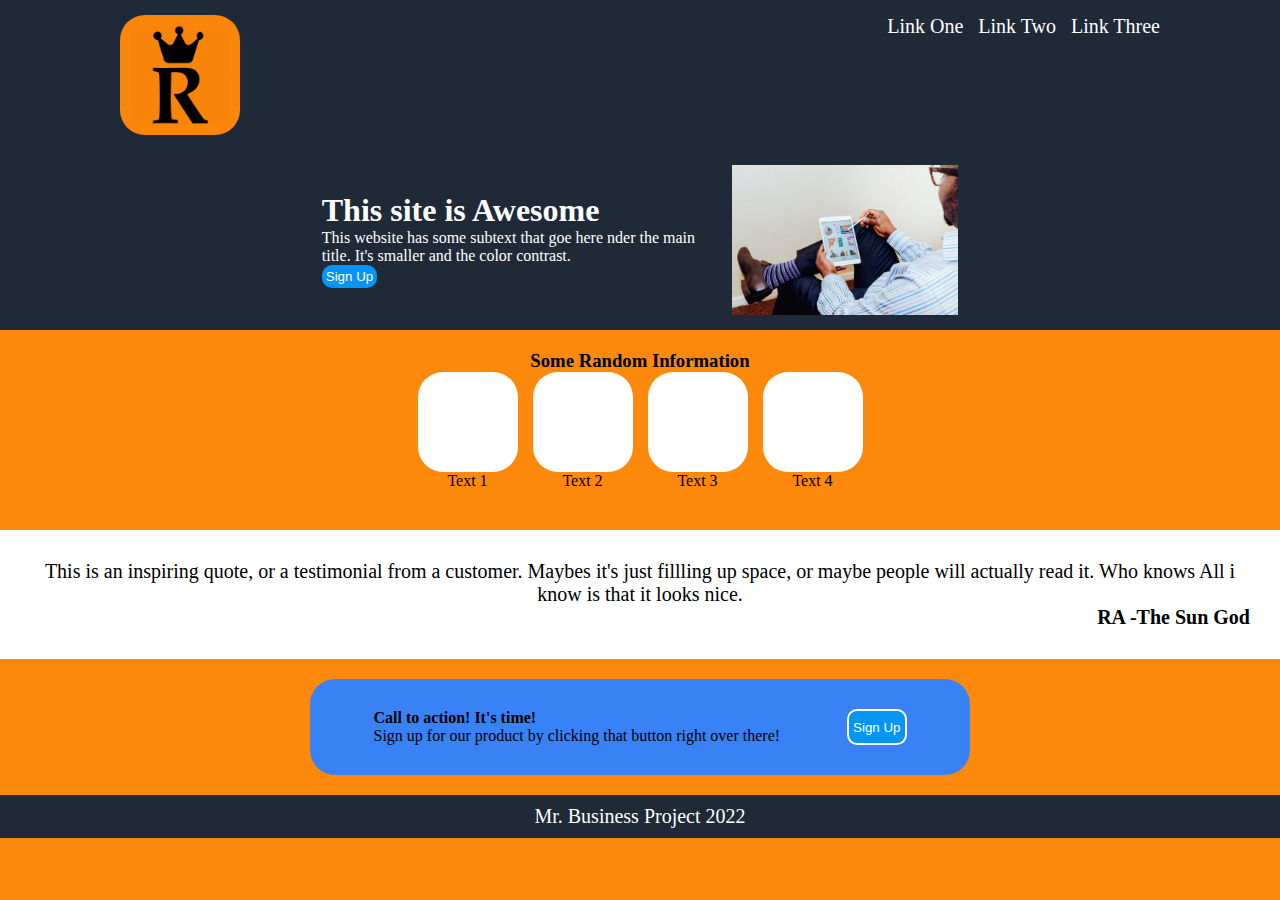
<file: index.html>
<!DOCTYPE html>
<html lang="en">
<head>
    <meta charset="UTF-8">
    <meta http-equiv="X-UA-Compatible" content="IE=edge">
    <meta name="viewport" content="width=device-width, initial-scale=1.0">
    <title>Business Landing Page</title>
    <link rel="stylesheet" href="styles.css">
</head>
<body>
    <div class="header">
        <img src="r-icon-16.png" alt="r-icon-16" id="logo">
        <ul><!--add link to other pages here-->
            <li><a href="">Link One</a> </li>
            <li><a href="">Link Two</a>  </li>
            <li><a href="">Link Three</a>  </li>
      </ul>
    </div>

    <div class="page"><!--Make page bleach white or cream-->
 <div class="box1"><!--flex w/ row-->
    <div class="box1a"> <h1> This site is Awesome</h1> <p>This website has some subtext that goe here nder the main title. It's smaller and the color contrast.</p> 
    <button class="signup">Sign Up</button></div>
    <img src="adeolu-eletu-unRkg2jH1j0-unsplash.jpg" alt="Business Photo by Adeolu Eletu"> 
  </div>

 <div class="box2"><!--flex w/column-->
     <div><h3>Some Random Information</h3></div>
     <div class="box2a">
        <div> <div class="bluebox"> </div><p id="bluetext"> Text 1</p> </div>
        <div> <div class="bluebox"> </div><p id="bluetext"> Text 2</p> </div>
        <div> <div class="bluebox"> </div><p id="bluetext"> Text 3</p> </div>
        <div> <div class="bluebox"> </div><p id="bluetext"> Text 4</p> </div>
     </div>
 </div>

 <div class="box3"><!--flex w/column-->
  <div><p>This is an inspiring quote, or a testimonial from a customer. Maybes it's just fillling up space, or maybe people will actually read it. Who knows All i know is that it looks nice.</p>
  </div>
    <div class="h4"><h4>RA -The Sun God</h4> </div>
 </div>

  <div class="box4"><!--Need curved blue box and flex row-->
    <div><h4>Call to action! It's time!</h4>
        <p>Sign up for our product by clicking that button right over there!</p>
     </div>
        <button class="signup2">Sign Up</button> 
  </div>

  </div><!--PageEnd-->

    <div class="footer">Mr. Business Project 2022</div>

</body>
</html>
</file>
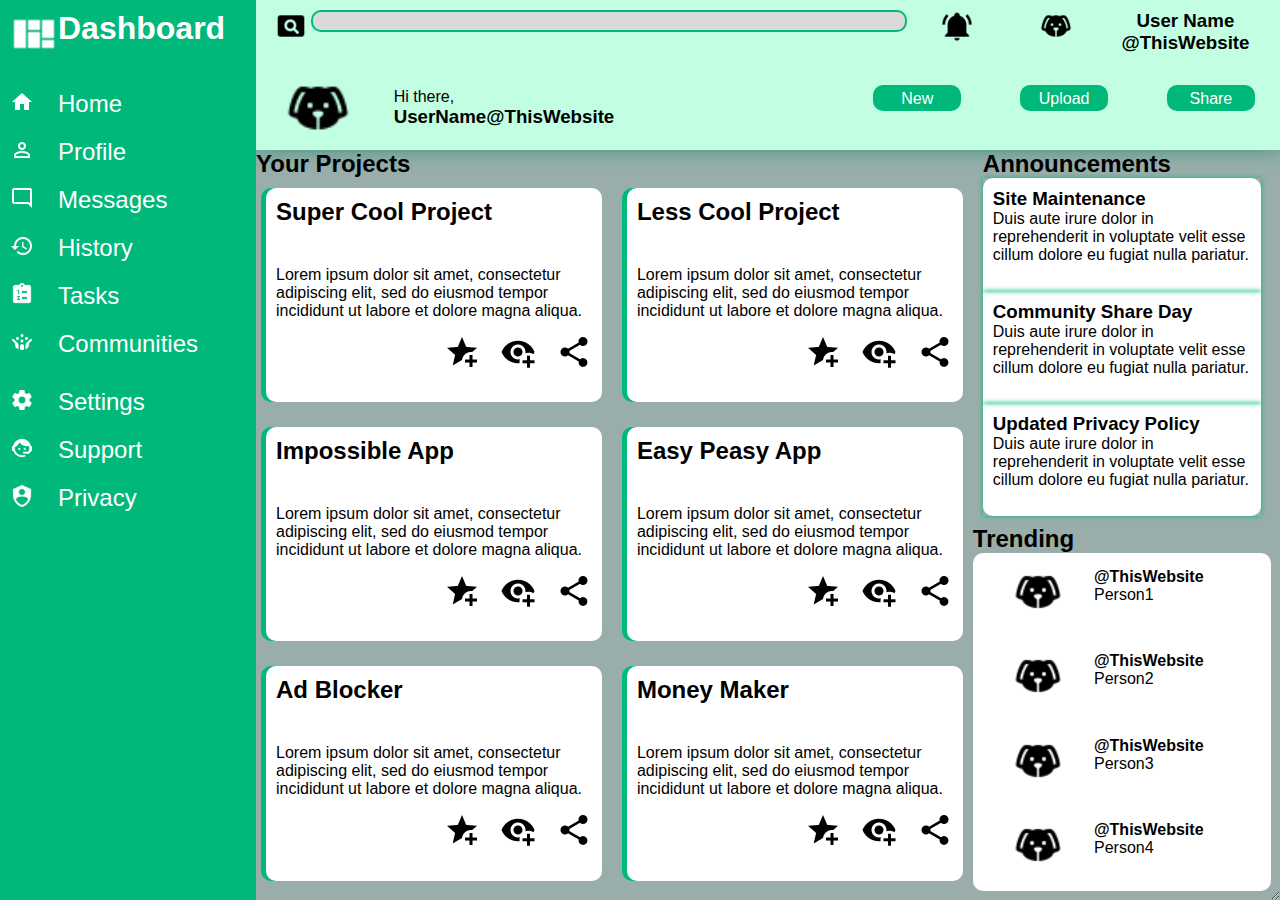
<file: AdminDashboard/index.html>
<!DOCTYPE html>
<html lang="en">
<head>
    <meta charset="UTF-8">
    <meta http-equiv="X-UA-Compatible" content="IE=edge">
    <meta name="viewport" content="width=device-width, initial-scale=1.0">
    <title>Admin Dashboard</title>
    <link rel="stylesheet" href="admin.css">
</head>
<body>

    <!--Need to update links to show other landing page work in directory. Use js?-->
    <!--Or move each file to own directory 1/29/2023-->
    <div class="container">
        <div class="sidebar">            
            <img src="view-dashboard-variant.png" alt="dashboard" id="dashboard">
            <h1> Dashboard</h1>

                <img src="home.png" alt="home" class="dashButtons">
                <p>Home</p>

                <img src="account-outline.png" alt="profile" class="dashButtons">
                <p>Profile</p>

                <img src="message-reply-outline.png" alt="Messages" class="dashButtons">
                <p>Messages</p>

                <img src="history.png" alt="history" class="dashButtons">
                <p>History</p>
            
                <img src="clipboard-list.png" alt="tasks" class="dashButtons">
                <p>Tasks</p>

                <img src="crowd.png" alt="communities" class="dashButtons">
                <p>Communities</p>

                <img src="cog.png" alt="settings" class="dashButtons settings">
                <p class = "settings">Settings</p>
                
                <img src="face-agent.png" alt="support" class="dashButtons settings">
                <p class = "settings">Support</p>
            
                <img src="shield-account.png" alt="privacy" class="dashButtons settings">
                <p class = "settings">Privacy</p>
        </div>

        <div class="header">
            <div class="rowHeader1">
                <img src="card-search.png" alt="search" class="headerIcons">
                <input type="search" name="search" id="search">
                <img src="bell-ring (1).png" alt="bell" class="headerIcons">
                <img src="dog.png" alt="dog" class="headerIcons">
                <h3>User Name @ThisWebsite</h3>
            </div>
            <div class="rowHeader2">
                <div class="userName">
                <img src="dog.png" alt="dog" class="headerIcons">
                <div><p>Hi there, <h3>UserName@ThisWebsite</h3></p></div>
                    </div>
                <button class="bttnNum">New</button>
                <button class="bttnNum">Upload</button>
                <button class="bttnNum">Share</button>
            </div>

        </div>

        <div class="main-content">
            <div class="YourProjectBox">
                <h2>Your Projects</h2>
                <div class="YourProjects">
                <div class="box">
                    <h2>Super Cool Project</h2>
                    <p>Lorem ipsum dolor sit amet, consectetur adipiscing elit, sed do eiusmod tempor incididunt ut labore et dolore magna aliqua. </p>
                    <div class="projectButtons">
                        <img src="star-plus.png" alt="star"><img src="eye-plus.png" alt="eyes"><img src="share-variant.png" alt="share">
                        </div>
                </div>
                <div class="box">
                    <h2>Less Cool Project</h2>
                    <p>Lorem ipsum dolor sit amet, consectetur adipiscing elit, sed do eiusmod tempor incididunt ut labore et dolore magna aliqua. </p>
                    <div class="projectButtons">
                        <img src="star-plus.png" alt="star"><img src="eye-plus.png" alt="eyes"><img src="share-variant.png" alt="share">
                        </div>
                </div>
                <div class="box">
                    <h2>Impossible App</h2>
                    <p>Lorem ipsum dolor sit amet, consectetur adipiscing elit, sed do eiusmod tempor incididunt ut labore et dolore magna aliqua. </p>
                    <div class="projectButtons">
                        <img src="star-plus.png" alt="star"><img src="eye-plus.png" alt="eyes"><img src="share-variant.png" alt="share">
                        </div>
                </div>
                <div class="box">
                    <h2>Easy Peasy App</h2>
                    <p>Lorem ipsum dolor sit amet, consectetur adipiscing elit, sed do eiusmod tempor incididunt ut labore et dolore magna aliqua. </p>
                    <div class="projectButtons">
                        <img src="star-plus.png" alt="star"><img src="eye-plus.png" alt="eyes"><img src="share-variant.png" alt="share">
                        </div>
                </div>
                <div class="box">
                    <h2>Ad Blocker</h2>
                    <p>Lorem ipsum dolor sit amet, consectetur adipiscing elit, sed do eiusmod tempor incididunt ut labore et dolore magna aliqua. </p>
                    <div class="projectButtons">
                        <img src="star-plus.png" alt="star"><img src="eye-plus.png" alt="eyes"><img src="share-variant.png" alt="share">
                        </div>
                </div>
                <div class="box">
                    <h2>Money Maker</h2>
                    <p>Lorem ipsum dolor sit amet, consectetur adipiscing elit, sed do eiusmod tempor incididunt ut labore et dolore magna aliqua. </p>
                    <div class="projectButtons">
                        <img src="star-plus.png" alt="star"><img src="eye-plus.png" alt="eyes"><img src="share-variant.png" alt="share">
                        </div>
                </div>
                </div><!--End YourProjects-->
            </div>
            
            <div class = sideBox2>
            <div class="AnnouncementsBox">
                <h2>Announcements</h2> 
                <div class = Announcements>
                <div class="announceCard">
                    <h3>Site Maintenance</h3>
                    <p>Duis aute irure dolor in reprehenderit in voluptate velit esse cillum dolore eu fugiat nulla pariatur. </p>
                </div>
                <div class="announceCard">
                    <h3>Community Share Day</h3>
                    <p>Duis aute irure dolor in reprehenderit in voluptate velit esse cillum dolore eu fugiat nulla pariatur. </p>
                </div>
                <div class="announceCard">
                    <h3>Updated Privacy Policy</h3>
                    <p>Duis aute irure dolor in reprehenderit in voluptate velit esse cillum dolore eu fugiat nulla pariatur. </p>
                </div>
                </div>
            </div><!--AnnouncementsBox end-->

              <div class="TrendingBox">
                <h2>Trending</h2>
                <div class="Trending">
                    <img src="dog.png" alt="dog" class="headerIcons">
                    <div><strong>@ThisWebsite</strong><p>Person1</p></div>

                    <img src="dog.png" alt="dog" class="headerIcons">
                    <div><strong>@ThisWebsite</strong><p>Person2</p></div>

                    <img src="dog.png" alt="dog" class="headerIcons">
                    <div><strong>@ThisWebsite</strong><p>Person3</p></div>

                    <img src="dog.png" alt="dog" class="headerIcons">
                    <div><strong>@ThisWebsite</strong><p>Person4</p></div>
                            
                </div>
            </div><!--TrendingBox end class-->
        </div> <!--Sidebox2 End class-->
      </div> <!--End Main Content class-->

    </div> <!--Container-->

    
</body>
</html>
</file>
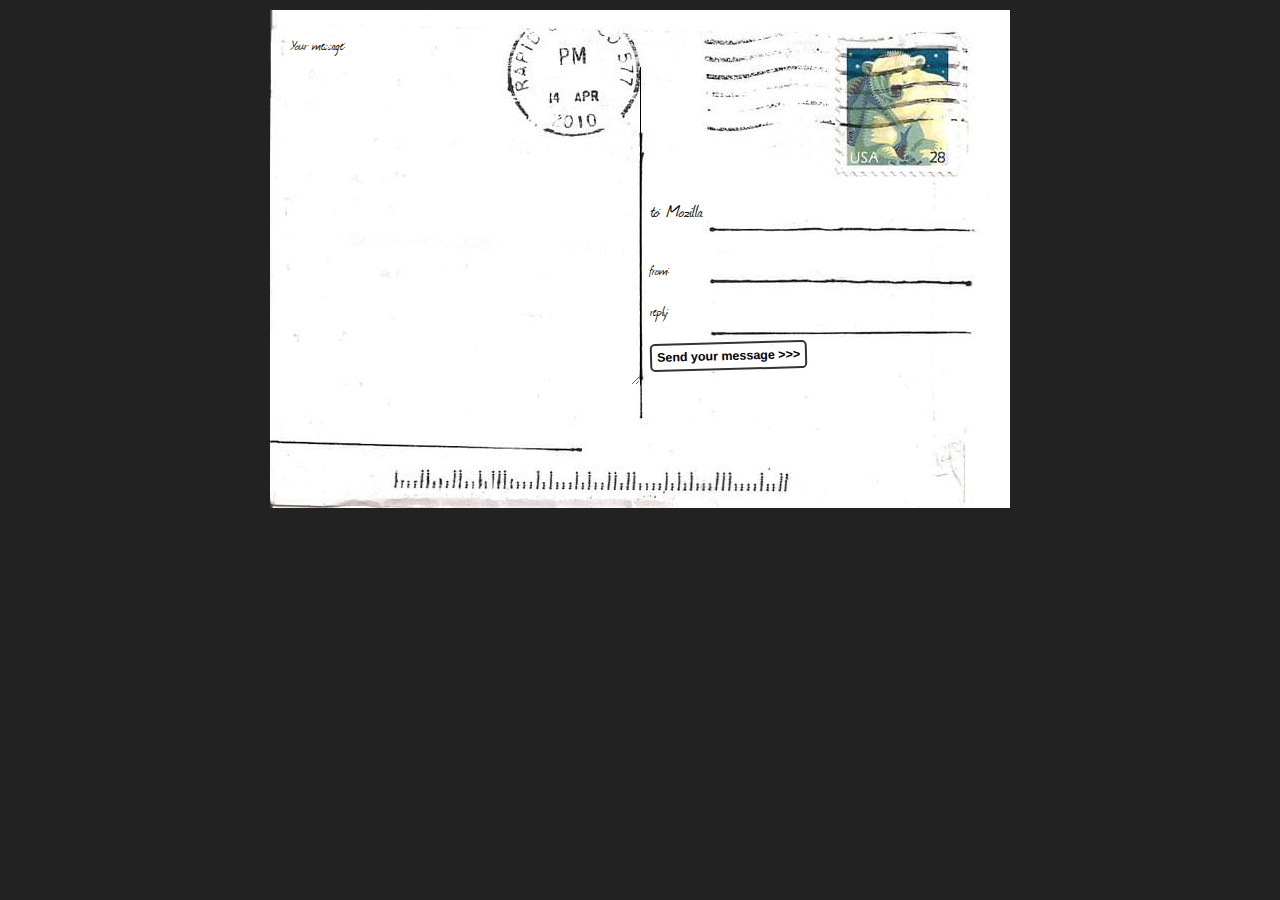
<file: intHTML-exercises/postCard/index.html>
<!DOCTYPE html>
<html lang="en">
<head>
    <meta charset="UTF-8">
    <meta http-equiv="X-UA-Compatible" content="IE=edge">
    <meta name="viewport" content="width=device-width, initial-scale=1.0">
    <title>Fancy PostCard</title>
    <link rel="stylesheet" href="stylesheet.css">
</head>
<body>
    <form>
        <h1>to: Mozilla</h1>
      
        <div id="from">
          <label for="name">from:</label>
          <input type="text" id="name" name="user_name">
        </div>
      
        <div id="reply">
          <label for="mail">reply:</label>
          <input type="email" id="mail" name="user_email">
        </div>
      
        <div id="message">
          <label for="msg">Your message:</label>
          <textarea id="msg" name="user_message"></textarea>
        </div>
      
        <div class="button">
          <button type="submit">Send your message</button>
        </div>
      </form>
</body>
</html>
</file>
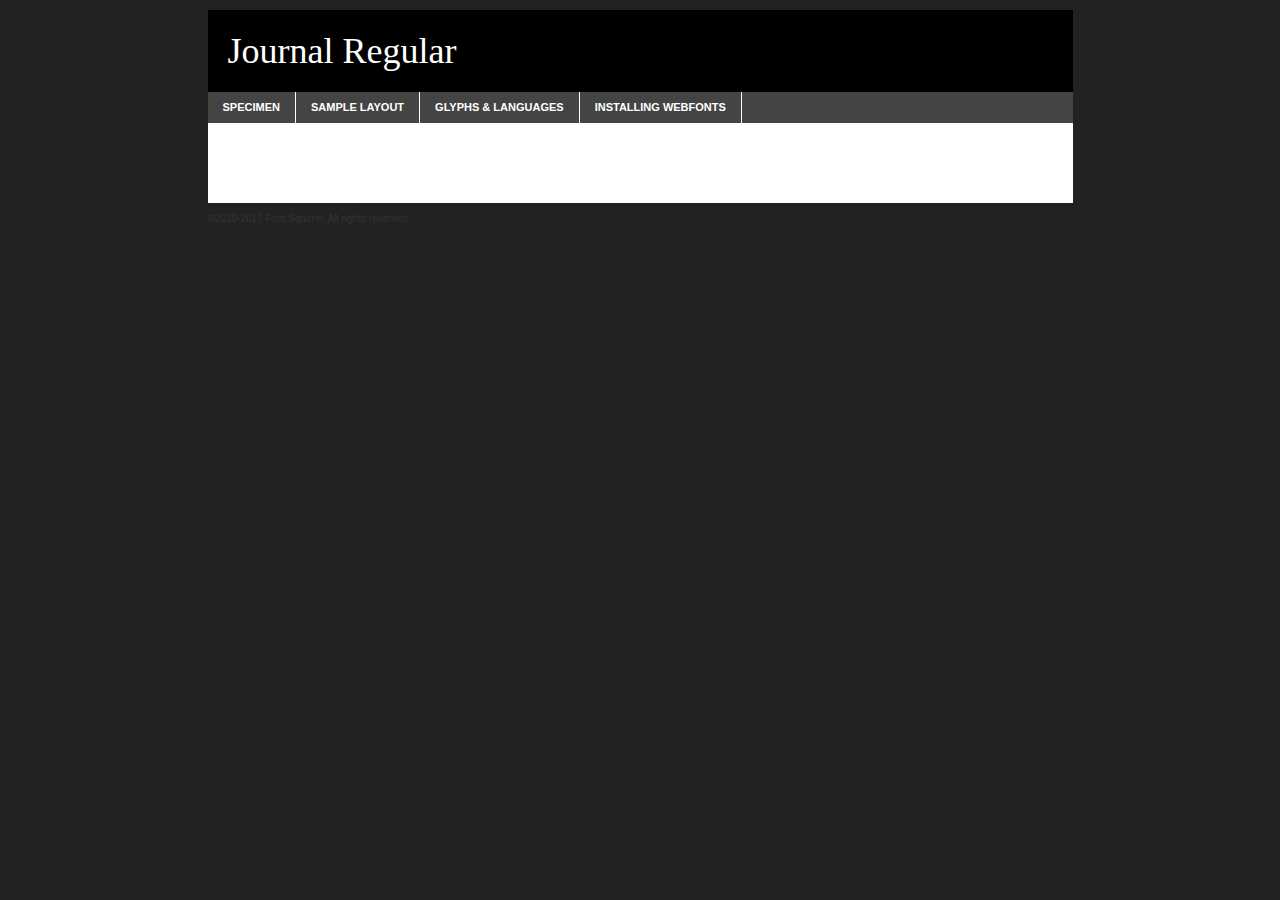
<file: intHTML-exercises/postCard/journal-demo.html>
<!DOCTYPE html PUBLIC "-//W3C//DTD XHTML 1.0 Transitional//EN"
	"http://www.w3.org/TR/xhtml1/DTD/xhtml1-transitional.dtd">

<html xmlns="http://www.w3.org/1999/xhtml" xml:lang="en" lang="en">
<head>
	<meta http-equiv="Content-Type" content="text/html; charset=utf-8" />
	<script src="http://ajax.googleapis.com/ajax/libs/jquery/1.7.2/jquery.min.js" type="text/javascript" charset="utf-8"></script>
	<script type="text/javascript">
	(function($){$.fn.easyTabs=function(option){var param=jQuery.extend({fadeSpeed:"fast",defaultContent:1,activeClass:'active'},option);$(this).each(function(){var thisId="#"+this.id;if(param.defaultContent==''){param.defaultContent=1;}
	if(typeof param.defaultContent=="number")
	{var defaultTab=$(thisId+" .tabs li:eq("+(param.defaultContent-1)+") a").attr('href').substr(1);}else{var defaultTab=param.defaultContent;}
	$(thisId+" .tabs li a").each(function(){var tabToHide=$(this).attr('href').substr(1);$("#"+tabToHide).addClass('easytabs-tab-content');});hideAll();changeContent(defaultTab);function hideAll(){$(thisId+" .easytabs-tab-content").hide();}
	function changeContent(tabId){hideAll();$(thisId+" .tabs li").removeClass(param.activeClass);$(thisId+" .tabs li a[href=#"+tabId+"]").closest('li').addClass(param.activeClass);if(param.fadeSpeed!="none")
	{$(thisId+" #"+tabId).fadeIn(param.fadeSpeed);}else{$(thisId+" #"+tabId).show();}}
	$(thisId+" .tabs li").click(function(){var tabId=$(this).find('a').attr('href').substr(1);changeContent(tabId);return false;});});}})(jQuery);
	</script>
	<link rel="stylesheet" href="specimen_files/specimen_stylesheet.css" type="text/css" charset="utf-8" />
	<link rel="stylesheet" href="stylesheet.css" type="text/css" charset="utf-8" />

	<style type="text/css">
					body{
				font-family: 'journalregular';
							}
		</style>

	<title>Journal Regular Specimen</title>
	
	
	<script type="text/javascript" charset="utf-8">
		$(document).ready(function() {
			$('#container').easyTabs({defaultContent:1});
		});
	</script>
</head>

<body>
<div id="container">
	<div id="header">
		Journal Regular	</div>
	<ul class="tabs">
		<li><a href="#specimen">Specimen</a></li>
		<li><a href="#layout">Sample Layout</a></li>
				<li><a href="#glyphs">Glyphs &amp; Languages</a></li>
		<li><a href="#installing">Installing Webfonts</a></li>
		
	</ul>
	
	<div id="main_content">

		
			<div id="specimen">
		
				<div class="section">
					<div class="grid12 firstcol">
						<div class="huge">AaBb</div>
					</div>
				</div>
		
				<div class="section">
					<div class="glyph_range">A&#x200B;B&#x200b;C&#x200b;D&#x200b;E&#x200b;F&#x200b;G&#x200b;H&#x200b;I&#x200b;J&#x200b;K&#x200b;L&#x200b;M&#x200b;N&#x200b;O&#x200b;P&#x200b;Q&#x200b;R&#x200b;S&#x200b;T&#x200b;U&#x200b;V&#x200b;W&#x200b;X&#x200b;Y&#x200b;Z&#x200b;a&#x200b;b&#x200b;c&#x200b;d&#x200b;e&#x200b;f&#x200b;g&#x200b;h&#x200b;i&#x200b;j&#x200b;k&#x200b;l&#x200b;m&#x200b;n&#x200b;o&#x200b;p&#x200b;q&#x200b;r&#x200b;s&#x200b;t&#x200b;u&#x200b;v&#x200b;w&#x200b;x&#x200b;y&#x200b;z&#x200b;1&#x200b;2&#x200b;3&#x200b;4&#x200b;5&#x200b;6&#x200b;7&#x200b;8&#x200b;9&#x200b;0&#x200b;&amp;&#x200b;.&#x200b;,&#x200b;?&#x200b;!&#x200b;&#64;&#x200b;(&#x200b;)&#x200b;#&#x200b;$&#x200b;%&#x200b;*&#x200b;+&#x200b;-&#x200b;=&#x200b;:&#x200b;;</div>
				</div>
				<div class="section">
					<div class="grid12 firstcol">
						<table class="sample_table">
							<tr><td>10</td><td class="size10">abcdefghijklmnopqrstuvwxyzABCDEFGHIJKLMNOPQRSTUVWXYZ0123456789abcdefghijklmnopqrstuvwxyzABCDEFGHIJKLMNOPQRSTUVWXYZ0123456789abcdefghijklmnopqrstuvwxyzABCDEFGHIJKLMNOPQRSTUVWXYZ</td></tr>
							<tr><td>11</td><td class="size11">abcdefghijklmnopqrstuvwxyzABCDEFGHIJKLMNOPQRSTUVWXYZ0123456789abcdefghijklmnopqrstuvwxyzABCDEFGHIJKLMNOPQRSTUVWXYZ0123456789abcdefghijklmnopqrstuvwxyzABCDEFGHIJKLMNOPQRSTUVWXYZ</td></tr>
							<tr><td>12</td><td class="size12">abcdefghijklmnopqrstuvwxyzABCDEFGHIJKLMNOPQRSTUVWXYZ0123456789abcdefghijklmnopqrstuvwxyzABCDEFGHIJKLMNOPQRSTUVWXYZ0123456789abcdefghijklmnopqrstuvwxyzABCDEFGHIJKLMNOPQRSTUVWXYZ</td></tr>
							<tr><td>13</td><td class="size13">abcdefghijklmnopqrstuvwxyzABCDEFGHIJKLMNOPQRSTUVWXYZ0123456789abcdefghijklmnopqrstuvwxyzABCDEFGHIJKLMNOPQRSTUVWXYZ0123456789abcdefghijklmnopqrstuvwxyzABCDEFGHIJKLMNOPQRSTUVWXYZ</td></tr>
							<tr><td>14</td><td class="size14">abcdefghijklmnopqrstuvwxyzABCDEFGHIJKLMNOPQRSTUVWXYZ0123456789abcdefghijklmnopqrstuvwxyzABCDEFGHIJKLMNOPQRSTUVWXYZ0123456789abcdefghijklmnopqrstuvwxyzABCDEFGHIJKLMNOPQRSTUVWXYZ</td></tr>
							<tr><td>16</td><td class="size16">abcdefghijklmnopqrstuvwxyzABCDEFGHIJKLMNOPQRSTUVWXYZ0123456789abcdefghijklmnopqrstuvwxyzABCDEFGHIJKLMNOPQRSTUVWXYZ</td></tr>
							<tr><td>18</td><td class="size18">abcdefghijklmnopqrstuvwxyzABCDEFGHIJKLMNOPQRSTUVWXYZ0123456789abcdefghijklmnopqrstuvwxyzABCDEFGHIJKLMNOPQRSTUVWXYZ</td></tr>
							<tr><td>20</td><td class="size20">abcdefghijklmnopqrstuvwxyzABCDEFGHIJKLMNOPQRSTUVWXYZ0123456789abcdefghijklmnopqrstuvwxyzABCDEFGHIJKLMNOPQRSTUVWXYZ</td></tr>
							<tr><td>24</td><td class="size24">abcdefghijklmnopqrstuvwxyzABCDEFGHIJKLMNOPQRSTUVWXYZ0123456789abcdefghijklmnopqrstuvwxyzABCDEFGHIJKLMNOPQRSTUVWXYZ</td></tr>
							<tr><td>30</td><td class="size30">abcdefghijklmnopqrstuvwxyzABCDEFGHIJKLMNOPQRSTUVWXYZ0123456789abcdefghijklmnopqrstuvwxyzABCDEFGHIJKLMNOPQRSTUVWXYZ</td></tr>
							<tr><td>36</td><td class="size36">abcdefghijklmnopqrstuvwxyzABCDEFGHIJKLMNOPQRSTUVWXYZ0123456789abcdefghijklmnopqrstuvwxyzABCDEFGHIJKLMNOPQRSTUVWXYZ</td></tr>
							<tr><td>48</td><td class="size48">abcdefghijklmnopqrstuvwxyzABCDEFGHIJKLMNOPQRSTUVWXYZ0123456789abcdefghijklmnopqrstuvwxyzABCDEFGHIJKLMNOPQRSTUVWXYZ</td></tr>
							<tr><td>60</td><td class="size60">abcdefghijklmnopqrstuvwxyzABCDEFGHIJKLMNOPQRSTUVWXYZ0123456789abcdefghijklmnopqrstuvwxyzABCDEFGHIJKLMNOPQRSTUVWXYZ</td></tr>
							<tr><td>72</td><td class="size72">abcdefghijklmnopqrstuvwxyzABCDEFGHIJKLMNOPQRSTUVWXYZ0123456789abcdefghijklmnopqrstuvwxyzABCDEFGHIJKLMNOPQRSTUVWXYZ</td></tr>
							<tr><td>90</td><td class="size90">abcdefghijklmnopqrstuvwxyzABCDEFGHIJKLMNOPQRSTUVWXYZ0123456789abcdefghijklmnopqrstuvwxyzABCDEFGHIJKLMNOPQRSTUVWXYZ</td></tr>
						</table>
				
					</div>
			
				</div>
		
		
		
								<div class="section" id="bodycomparison">


										<div id="xheight">
				<div class="fontbody">&#x25FC;&#x25FC;&#x25FC;&#x25FC;&#x25FC;&#x25FC;&#x25FC;&#x25FC;&#x25FC;&#x25FC;&#x25FC;&#x25FC;&#x25FC;&#x25FC;&#x25FC;&#x25FC;&#x25FC;&#x25FC;&#x25FC;&#x25FC;&#x25FC;&#x25FC;&#x25FC;&#x25FC;&#x25FC;&#x25FC;&#x25FC;&#x25FC;&#x25FC;&#x25FC;&#x25FC;&#x25FC;&#x25FC;&#x25FC;&#x25FC;&#x25FC;&#x25FC;&#x25FC;&#x25FC;&#x25FC;&#x25FC;&#x25FC;&#x25FC;&#x25FC;&#x25FC;&#x25FC;&#x25FC;&#x25FC;&#x25FC;&#x25FC;&#x25FC;&#x25FC;&#x25FC;&#x25FC;&#x25FC;&#x25FC;&#x25FC;&#x25FC;&#x25FC;&#x25FC;&#x25FC;&#x25FC;&#x25FC;&#x25FC;&#x25FC;&#x25FC;&#x25FC;&#x25FC;&#x25FC;&#x25FC;&#x25FC;&#x25FC;&#x25FC;&#x25FC;&#x25FC;&#x25FC;&#x25FC;&#x25FC;&#x25FC;&#x25FC;&#x25FC;&#x25FC;&#x25FC;&#x25FC;&#x25FC;&#x25FC;&#x25FC;&#x25FC;&#x25FC;&#x25FC;&#x25FC;&#x25FC;&#x25FC;&#x25FC;&#x25FC;&#x25FC;&#x25FC;&#x25FC;&#x25FC;body</div><div class="arialbody">body</div><div class="verdanabody">body</div><div class="georgiabody">body</div></div>
										<div class="fontbody" style="z-index:1">
											body<span>Journal Regular</span>
										</div>
										<div class="arialbody" style="z-index:1">
											body<span>Arial</span>
										</div>
										<div class="verdanabody" style="z-index:1">
											body<span>Verdana</span>
										</div>
										<div class="georgiabody" style="z-index:1">
											body<span>Georgia</span>
										</div>



								</div>
		
		
				<div class="section psample psample_row1" id="">
					
					<div class="grid2 firstcol">
						<p class="size10"><span>10.</span>Aenean lacinia bibendum nulla sed consectetur. Fusce dapibus, tellus ac cursus commodo, tortor mauris condimentum nibh, ut fermentum massa justo sit amet risus. Nullam id dolor id nibh ultricies vehicula ut id elit. Cum sociis natoque penatibus et magnis dis parturient montes, nascetur ridiculus mus. Nulla vitae elit libero, a pharetra augue.</p>
			
					</div>
					<div class="grid3">
						<p class="size11"><span>11.</span>Aenean lacinia bibendum nulla sed consectetur. Fusce dapibus, tellus ac cursus commodo, tortor mauris condimentum nibh, ut fermentum massa justo sit amet risus. Nullam id dolor id nibh ultricies vehicula ut id elit. Cum sociis natoque penatibus et magnis dis parturient montes, nascetur ridiculus mus. Nulla vitae elit libero, a pharetra augue.</p>
			
					</div>
					<div class="grid3">
						<p class="size12"><span>12.</span>Aenean lacinia bibendum nulla sed consectetur. Fusce dapibus, tellus ac cursus commodo, tortor mauris condimentum nibh, ut fermentum massa justo sit amet risus. Nullam id dolor id nibh ultricies vehicula ut id elit. Cum sociis natoque penatibus et magnis dis parturient montes, nascetur ridiculus mus. Nulla vitae elit libero, a pharetra augue.</p>
			
					</div>
					<div class="grid4">
						<p class="size13"><span>13.</span>Aenean lacinia bibendum nulla sed consectetur. Fusce dapibus, tellus ac cursus commodo, tortor mauris condimentum nibh, ut fermentum massa justo sit amet risus. Nullam id dolor id nibh ultricies vehicula ut id elit. Cum sociis natoque penatibus et magnis dis parturient montes, nascetur ridiculus mus. Nulla vitae elit libero, a pharetra augue.</p>
			
					</div>
					<div class="white_blend"></div>
					
				</div>
				<div class="section psample psample_row2" id="">
					<div class="grid3 firstcol">
						<p class="size14"><span>14.</span>Aenean lacinia bibendum nulla sed consectetur. Fusce dapibus, tellus ac cursus commodo, tortor mauris condimentum nibh, ut fermentum massa justo sit amet risus. Nullam id dolor id nibh ultricies vehicula ut id elit. Cum sociis natoque penatibus et magnis dis parturient montes, nascetur ridiculus mus. Nulla vitae elit libero, a pharetra augue.</p>
			
					</div>
					<div class="grid4">
						<p class="size16"><span>16.</span>Aenean lacinia bibendum nulla sed consectetur. Fusce dapibus, tellus ac cursus commodo, tortor mauris condimentum nibh, ut fermentum massa justo sit amet risus. Nullam id dolor id nibh ultricies vehicula ut id elit. Cum sociis natoque penatibus et magnis dis parturient montes, nascetur ridiculus mus. Nulla vitae elit libero, a pharetra augue.</p>
			
					</div>
					<div class="grid5">
						<p class="size18"><span>18.</span>Aenean lacinia bibendum nulla sed consectetur. Fusce dapibus, tellus ac cursus commodo, tortor mauris condimentum nibh, ut fermentum massa justo sit amet risus. Nullam id dolor id nibh ultricies vehicula ut id elit. Cum sociis natoque penatibus et magnis dis parturient montes, nascetur ridiculus mus. Nulla vitae elit libero, a pharetra augue.</p>
			
					</div>

					<div class="white_blend"></div>

				</div>
				
				<div class="section psample psample_row3" id="">
					<div class="grid5 firstcol">
						<p class="size20"><span>20.</span>Aenean lacinia bibendum nulla sed consectetur. Fusce dapibus, tellus ac cursus commodo, tortor mauris condimentum nibh, ut fermentum massa justo sit amet risus. Nullam id dolor id nibh ultricies vehicula ut id elit. Cum sociis natoque penatibus et magnis dis parturient montes, nascetur ridiculus mus. Nulla vitae elit libero, a pharetra augue.</p>
					</div>
					<div class="grid7">
						<p class="size24"><span>24.</span>Aenean lacinia bibendum nulla sed consectetur. Fusce dapibus, tellus ac cursus commodo, tortor mauris condimentum nibh, ut fermentum massa justo sit amet risus. Nullam id dolor id nibh ultricies vehicula ut id elit. Cum sociis natoque penatibus et magnis dis parturient montes, nascetur ridiculus mus. Nulla vitae elit libero, a pharetra augue.</p>
					</div>
					
					<div class="white_blend"></div>
					
				</div>
				
				<div class="section psample psample_row4" id="">
					<div class="grid12 firstcol">
						<p class="size30"><span>30.</span>Aenean lacinia bibendum nulla sed consectetur. Fusce dapibus, tellus ac cursus commodo, tortor mauris condimentum nibh, ut fermentum massa justo sit amet risus. Nullam id dolor id nibh ultricies vehicula ut id elit. Cum sociis natoque penatibus et magnis dis parturient montes, nascetur ridiculus mus. Nulla vitae elit libero, a pharetra augue.</p>
					</div>
					<div class="white_blend"></div>
					
				</div>
				
				
				
				<div class="section psample psample_row1 fullreverse">
					<div class="grid2 firstcol">
						<p class="size10"><span>10.</span>Aenean lacinia bibendum nulla sed consectetur. Fusce dapibus, tellus ac cursus commodo, tortor mauris condimentum nibh, ut fermentum massa justo sit amet risus. Nullam id dolor id nibh ultricies vehicula ut id elit. Cum sociis natoque penatibus et magnis dis parturient montes, nascetur ridiculus mus. Nulla vitae elit libero, a pharetra augue.</p>
			
					</div>
					<div class="grid3">
						<p class="size11"><span>11.</span>Aenean lacinia bibendum nulla sed consectetur. Fusce dapibus, tellus ac cursus commodo, tortor mauris condimentum nibh, ut fermentum massa justo sit amet risus. Nullam id dolor id nibh ultricies vehicula ut id elit. Cum sociis natoque penatibus et magnis dis parturient montes, nascetur ridiculus mus. Nulla vitae elit libero, a pharetra augue.</p>
			
					</div>
					<div class="grid3">
						<p class="size12"><span>12.</span>Aenean lacinia bibendum nulla sed consectetur. Fusce dapibus, tellus ac cursus commodo, tortor mauris condimentum nibh, ut fermentum massa justo sit amet risus. Nullam id dolor id nibh ultricies vehicula ut id elit. Cum sociis natoque penatibus et magnis dis parturient montes, nascetur ridiculus mus. Nulla vitae elit libero, a pharetra augue.</p>
			
					</div>
					<div class="grid4">
						<p class="size13"><span>13.</span>Aenean lacinia bibendum nulla sed consectetur. Fusce dapibus, tellus ac cursus commodo, tortor mauris condimentum nibh, ut fermentum massa justo sit amet risus. Nullam id dolor id nibh ultricies vehicula ut id elit. Cum sociis natoque penatibus et magnis dis parturient montes, nascetur ridiculus mus. Nulla vitae elit libero, a pharetra augue.</p>
			
					</div>
					<div class="black_blend"></div>
					
				</div>
				
				<div class="section psample psample_row2 fullreverse">
					<div class="grid3 firstcol">
						<p class="size14"><span>14.</span>Aenean lacinia bibendum nulla sed consectetur. Fusce dapibus, tellus ac cursus commodo, tortor mauris condimentum nibh, ut fermentum massa justo sit amet risus. Nullam id dolor id nibh ultricies vehicula ut id elit. Cum sociis natoque penatibus et magnis dis parturient montes, nascetur ridiculus mus. Nulla vitae elit libero, a pharetra augue.</p>
			
					</div>
					<div class="grid4">
						<p class="size16"><span>16.</span>Aenean lacinia bibendum nulla sed consectetur. Fusce dapibus, tellus ac cursus commodo, tortor mauris condimentum nibh, ut fermentum massa justo sit amet risus. Nullam id dolor id nibh ultricies vehicula ut id elit. Cum sociis natoque penatibus et magnis dis parturient montes, nascetur ridiculus mus. Nulla vitae elit libero, a pharetra augue.</p>
			
					</div>
					<div class="grid5">
						<p class="size18"><span>18.</span>Aenean lacinia bibendum nulla sed consectetur. Fusce dapibus, tellus ac cursus commodo, tortor mauris condimentum nibh, ut fermentum massa justo sit amet risus. Nullam id dolor id nibh ultricies vehicula ut id elit. Cum sociis natoque penatibus et magnis dis parturient montes, nascetur ridiculus mus. Nulla vitae elit libero, a pharetra augue.</p>
			
					</div>
					<div class="black_blend"></div>

				</div>
				
				<div class="section psample fullreverse psample_row3" id="">
					<div class="grid5 firstcol">
						<p class="size20"><span>20.</span>Aenean lacinia bibendum nulla sed consectetur. Fusce dapibus, tellus ac cursus commodo, tortor mauris condimentum nibh, ut fermentum massa justo sit amet risus. Nullam id dolor id nibh ultricies vehicula ut id elit. Cum sociis natoque penatibus et magnis dis parturient montes, nascetur ridiculus mus. Nulla vitae elit libero, a pharetra augue.</p>
					</div>
					<div class="grid7">
						<p class="size24"><span>24.</span>Aenean lacinia bibendum nulla sed consectetur. Fusce dapibus, tellus ac cursus commodo, tortor mauris condimentum nibh, ut fermentum massa justo sit amet risus. Nullam id dolor id nibh ultricies vehicula ut id elit. Cum sociis natoque penatibus et magnis dis parturient montes, nascetur ridiculus mus. Nulla vitae elit libero, a pharetra augue.</p>
					</div>
					
					<div class="black_blend"></div>
					
				</div>
				
				<div class="section psample fullreverse psample_row4" id="" style="border-bottom: 20px #000 solid;">
					<div class="grid12 firstcol">
						<p class="size30"><span>30.</span>Aenean lacinia bibendum nulla sed consectetur. Fusce dapibus, tellus ac cursus commodo, tortor mauris condimentum nibh, ut fermentum massa justo sit amet risus. Nullam id dolor id nibh ultricies vehicula ut id elit. Cum sociis natoque penatibus et magnis dis parturient montes, nascetur ridiculus mus. Nulla vitae elit libero, a pharetra augue.</p>
					</div>
					<div class="black_blend"></div>
					
				</div>
				
				
				
				
			</div>
			
			<div id="layout">
				
				<div class="section">
					
					<div class="grid12 firstcol">
						<h1>Lorem Ipsum Dolor</h1>
						<h2>Etiam porta sem malesuada magna mollis euismod</h2>
						
						<p class="byline">By <a href="#link">Aenean Lacinia</a></p>
					</div>
				</div>
				<div class="section">
					<div class="grid8 firstcol">
						<p class="large">Donec sed odio dui. Morbi leo risus, porta ac consectetur ac, vestibulum at eros. Fusce dapibus, tellus ac cursus commodo, tortor mauris condimentum nibh, ut fermentum massa justo sit amet risus. </p>

						
						<h3>Pellentesque ornare sem</h3>

						<p>Maecenas sed diam eget risus varius blandit sit amet non magna. Maecenas faucibus mollis interdum. Donec ullamcorper nulla non metus auctor fringilla. Nullam id dolor id nibh ultricies vehicula ut id elit. Nullam id dolor id nibh ultricies vehicula ut id elit. </p>

						<p>Aenean eu leo quam. Pellentesque ornare sem lacinia quam venenatis vestibulum. Lorem ipsum dolor sit amet, consectetur adipiscing elit. Cum sociis natoque penatibus et magnis dis parturient montes, nascetur ridiculus mus. </p>

						<p>Nulla vitae elit libero, a pharetra augue. Praesent commodo cursus magna, vel scelerisque nisl consectetur et. Aenean lacinia bibendum nulla sed consectetur. </p>

						<p>Nullam quis risus eget urna mollis ornare vel eu leo. Nullam quis risus eget urna mollis ornare vel eu leo. Maecenas sed diam eget risus varius blandit sit amet non magna. Donec ullamcorper nulla non metus auctor fringilla. </p>

						<h3>Cras mattis consectetur</h3>

						<p>Aenean eu leo quam. Pellentesque ornare sem lacinia quam venenatis vestibulum. Aenean lacinia bibendum nulla sed consectetur. Integer posuere erat a ante venenatis dapibus posuere velit aliquet. Cras mattis consectetur purus sit amet fermentum. </p>

						<p>Nullam id dolor id nibh ultricies vehicula ut id elit. Nullam quis risus eget urna mollis ornare vel eu leo. Cras mattis consectetur purus sit amet fermentum.</p>
					</div>
					
					<div class="grid4 sidebar">
						
						<div class="box reverse">
							<p class="last">Nullam quis risus eget urna mollis ornare vel eu leo. Donec ullamcorper nulla non metus auctor fringilla. Cras mattis consectetur purus sit amet fermentum. Sed posuere consectetur est at lobortis. Lorem ipsum dolor sit amet, consectetur adipiscing elit. </p>
						</div>
						
						<p class="caption">Maecenas sed diam eget risus varius.</p>

						<p>Vestibulum id ligula porta felis euismod semper. Integer posuere erat a ante venenatis dapibus posuere velit aliquet. Vestibulum id ligula porta felis euismod semper. Sed posuere consectetur est at lobortis. Maecenas sed diam eget risus varius blandit sit amet non magna. Fusce dapibus, tellus ac cursus commodo, tortor mauris condimentum nibh, ut fermentum massa justo sit amet risus. </p>

					

						<p>Duis mollis, est non commodo luctus, nisi erat porttitor ligula, eget lacinia odio sem nec elit. Aenean lacinia bibendum nulla sed consectetur. Vivamus sagittis lacus vel augue laoreet rutrum faucibus dolor auctor. Aenean lacinia bibendum nulla sed consectetur. Nullam quis risus eget urna mollis ornare vel eu leo. </p>

						<p>Praesent commodo cursus magna, vel scelerisque nisl consectetur et. Donec ullamcorper nulla non metus auctor fringilla. Maecenas faucibus mollis interdum. Fusce dapibus, tellus ac cursus commodo, tortor mauris condimentum nibh, ut fermentum massa justo sit amet risus. </p>

					</div>
				</div>
				
			</div>


			



		<div id="glyphs">
			<div class="section">
				<div class="grid12 firstcol">
			
				<h1>Language Support</h1>
				<p>The subset of Journal Regular in this kit supports the following languages:<br />
			
					Albanian, Basque, Breton, Chamorro, English, Finnish, French, Frisian, Galician, German, Italian, Malagasy, Norwegian, Portuguese, Spanish, Alsatian, Aragonese, Arapaho, Arrernte, Asturian, Aymara, Bislama, Cebuano, Corsican, Fijian, French_creole, Genoese, Gilbertese, Greenlandic, Haitian_creole, Hiligaynon, Hmong, Hopi, Ibanag, Iloko_ilokano, Indonesian, Interglossa_glosa, Interlingua, Irish_gaelic, Jerriais, Lojban, Lombard, Luxembourgeois, Manx, Mohawk, Norfolk_pitcairnese, Occitan, Oromo, Pangasinan, Papiamento, Piedmontese, Potawatomi, Rhaeto-romance, Romansh, Rotokas, Sami_lule, Samoan, Sardinian, Scots_gaelic, Seychelles_creole, Shona, Sicilian, Somali, Southern_ndebele, Swahili, Swati_swazi, Tagalog_filipino_pilipino, Tetum, Tok_pisin, Uyghur_latinized, Volapuk, Walloon, Warlpiri, Xhosa, Yapese, Zulu, Latinbasic, Ubasic, Demo				</p>
				<h1>Glyph Chart</h1>
				<p>The subset of Journal Regular in this kit includes all the glyphs listed below. Unicode entities are included above each glyph to help you insert individual characters into your layout.</p>
				<div id="glyph_chart">
			
																				 <div><p>&amp;#13;</p>&#13;</div>
																				 <div><p>&amp;#32;</p>&#32;</div>
																				 <div><p>&amp;#33;</p>&#33;</div>
																				 <div><p>&amp;#34;</p>&#34;</div>
																				 <div><p>&amp;#35;</p>&#35;</div>
																				 <div><p>&amp;#36;</p>&#36;</div>
																				 <div><p>&amp;#37;</p>&#37;</div>
																				 <div><p>&amp;#38;</p>&#38;</div>
																				 <div><p>&amp;#39;</p>&#39;</div>
																				 <div><p>&amp;#40;</p>&#40;</div>
																				 <div><p>&amp;#41;</p>&#41;</div>
																				 <div><p>&amp;#42;</p>&#42;</div>
																				 <div><p>&amp;#43;</p>&#43;</div>
																				 <div><p>&amp;#44;</p>&#44;</div>
																				 <div><p>&amp;#45;</p>&#45;</div>
																				 <div><p>&amp;#46;</p>&#46;</div>
																				 <div><p>&amp;#47;</p>&#47;</div>
																				 <div><p>&amp;#48;</p>&#48;</div>
																				 <div><p>&amp;#49;</p>&#49;</div>
																				 <div><p>&amp;#50;</p>&#50;</div>
																				 <div><p>&amp;#51;</p>&#51;</div>
																				 <div><p>&amp;#52;</p>&#52;</div>
																				 <div><p>&amp;#53;</p>&#53;</div>
																				 <div><p>&amp;#54;</p>&#54;</div>
																				 <div><p>&amp;#55;</p>&#55;</div>
																				 <div><p>&amp;#56;</p>&#56;</div>
																				 <div><p>&amp;#57;</p>&#57;</div>
																				 <div><p>&amp;#58;</p>&#58;</div>
																				 <div><p>&amp;#59;</p>&#59;</div>
																				 <div><p>&amp;#60;</p>&#60;</div>
																				 <div><p>&amp;#61;</p>&#61;</div>
																				 <div><p>&amp;#62;</p>&#62;</div>
																				 <div><p>&amp;#63;</p>&#63;</div>
																				 <div><p>&amp;#64;</p>&#64;</div>
																				 <div><p>&amp;#65;</p>&#65;</div>
																				 <div><p>&amp;#66;</p>&#66;</div>
																				 <div><p>&amp;#67;</p>&#67;</div>
																				 <div><p>&amp;#68;</p>&#68;</div>
																				 <div><p>&amp;#69;</p>&#69;</div>
																				 <div><p>&amp;#70;</p>&#70;</div>
																				 <div><p>&amp;#71;</p>&#71;</div>
																				 <div><p>&amp;#72;</p>&#72;</div>
																				 <div><p>&amp;#73;</p>&#73;</div>
																				 <div><p>&amp;#74;</p>&#74;</div>
																				 <div><p>&amp;#75;</p>&#75;</div>
																				 <div><p>&amp;#76;</p>&#76;</div>
																				 <div><p>&amp;#77;</p>&#77;</div>
																				 <div><p>&amp;#78;</p>&#78;</div>
																				 <div><p>&amp;#79;</p>&#79;</div>
																				 <div><p>&amp;#80;</p>&#80;</div>
																				 <div><p>&amp;#81;</p>&#81;</div>
																				 <div><p>&amp;#82;</p>&#82;</div>
																				 <div><p>&amp;#83;</p>&#83;</div>
																				 <div><p>&amp;#84;</p>&#84;</div>
																				 <div><p>&amp;#85;</p>&#85;</div>
																				 <div><p>&amp;#86;</p>&#86;</div>
																				 <div><p>&amp;#87;</p>&#87;</div>
																				 <div><p>&amp;#88;</p>&#88;</div>
																				 <div><p>&amp;#89;</p>&#89;</div>
																				 <div><p>&amp;#90;</p>&#90;</div>
																				 <div><p>&amp;#91;</p>&#91;</div>
																				 <div><p>&amp;#92;</p>&#92;</div>
																				 <div><p>&amp;#93;</p>&#93;</div>
																				 <div><p>&amp;#94;</p>&#94;</div>
																				 <div><p>&amp;#95;</p>&#95;</div>
																				 <div><p>&amp;#96;</p>&#96;</div>
																				 <div><p>&amp;#97;</p>&#97;</div>
																				 <div><p>&amp;#98;</p>&#98;</div>
																				 <div><p>&amp;#99;</p>&#99;</div>
																				 <div><p>&amp;#100;</p>&#100;</div>
																				 <div><p>&amp;#101;</p>&#101;</div>
																				 <div><p>&amp;#102;</p>&#102;</div>
																				 <div><p>&amp;#103;</p>&#103;</div>
																				 <div><p>&amp;#104;</p>&#104;</div>
																				 <div><p>&amp;#105;</p>&#105;</div>
																				 <div><p>&amp;#106;</p>&#106;</div>
																				 <div><p>&amp;#107;</p>&#107;</div>
																				 <div><p>&amp;#108;</p>&#108;</div>
																				 <div><p>&amp;#109;</p>&#109;</div>
																				 <div><p>&amp;#110;</p>&#110;</div>
																				 <div><p>&amp;#111;</p>&#111;</div>
																				 <div><p>&amp;#112;</p>&#112;</div>
																				 <div><p>&amp;#113;</p>&#113;</div>
																				 <div><p>&amp;#114;</p>&#114;</div>
																				 <div><p>&amp;#115;</p>&#115;</div>
																				 <div><p>&amp;#116;</p>&#116;</div>
																				 <div><p>&amp;#117;</p>&#117;</div>
																				 <div><p>&amp;#118;</p>&#118;</div>
																				 <div><p>&amp;#119;</p>&#119;</div>
																				 <div><p>&amp;#120;</p>&#120;</div>
																				 <div><p>&amp;#121;</p>&#121;</div>
																				 <div><p>&amp;#122;</p>&#122;</div>
																				 <div><p>&amp;#123;</p>&#123;</div>
																				 <div><p>&amp;#124;</p>&#124;</div>
																				 <div><p>&amp;#125;</p>&#125;</div>
																				 <div><p>&amp;#126;</p>&#126;</div>
																				 <div><p>&amp;#160;</p>&#160;</div>
																				 <div><p>&amp;#161;</p>&#161;</div>
																				 <div><p>&amp;#162;</p>&#162;</div>
																				 <div><p>&amp;#163;</p>&#163;</div>
																				 <div><p>&amp;#165;</p>&#165;</div>
																				 <div><p>&amp;#167;</p>&#167;</div>
																				 <div><p>&amp;#168;</p>&#168;</div>
																				 <div><p>&amp;#169;</p>&#169;</div>
																				 <div><p>&amp;#170;</p>&#170;</div>
																				 <div><p>&amp;#171;</p>&#171;</div>
																				 <div><p>&amp;#172;</p>&#172;</div>
																				 <div><p>&amp;#173;</p>&#173;</div>
																				 <div><p>&amp;#174;</p>&#174;</div>
																				 <div><p>&amp;#175;</p>&#175;</div>
																				 <div><p>&amp;#176;</p>&#176;</div>
																				 <div><p>&amp;#177;</p>&#177;</div>
																				 <div><p>&amp;#180;</p>&#180;</div>
																				 <div><p>&amp;#181;</p>&#181;</div>
																				 <div><p>&amp;#182;</p>&#182;</div>
																				 <div><p>&amp;#183;</p>&#183;</div>
																				 <div><p>&amp;#184;</p>&#184;</div>
																				 <div><p>&amp;#186;</p>&#186;</div>
																				 <div><p>&amp;#187;</p>&#187;</div>
																				 <div><p>&amp;#191;</p>&#191;</div>
																				 <div><p>&amp;#192;</p>&#192;</div>
																				 <div><p>&amp;#193;</p>&#193;</div>
																				 <div><p>&amp;#194;</p>&#194;</div>
																				 <div><p>&amp;#195;</p>&#195;</div>
																				 <div><p>&amp;#196;</p>&#196;</div>
																				 <div><p>&amp;#197;</p>&#197;</div>
																				 <div><p>&amp;#198;</p>&#198;</div>
																				 <div><p>&amp;#199;</p>&#199;</div>
																				 <div><p>&amp;#200;</p>&#200;</div>
																				 <div><p>&amp;#201;</p>&#201;</div>
																				 <div><p>&amp;#202;</p>&#202;</div>
																				 <div><p>&amp;#203;</p>&#203;</div>
																				 <div><p>&amp;#204;</p>&#204;</div>
																				 <div><p>&amp;#205;</p>&#205;</div>
																				 <div><p>&amp;#206;</p>&#206;</div>
																				 <div><p>&amp;#207;</p>&#207;</div>
																				 <div><p>&amp;#209;</p>&#209;</div>
																				 <div><p>&amp;#210;</p>&#210;</div>
																				 <div><p>&amp;#211;</p>&#211;</div>
																				 <div><p>&amp;#212;</p>&#212;</div>
																				 <div><p>&amp;#213;</p>&#213;</div>
																				 <div><p>&amp;#214;</p>&#214;</div>
																				 <div><p>&amp;#216;</p>&#216;</div>
																				 <div><p>&amp;#217;</p>&#217;</div>
																				 <div><p>&amp;#218;</p>&#218;</div>
																				 <div><p>&amp;#219;</p>&#219;</div>
																				 <div><p>&amp;#220;</p>&#220;</div>
																				 <div><p>&amp;#221;</p>&#221;</div>
																				 <div><p>&amp;#223;</p>&#223;</div>
																				 <div><p>&amp;#224;</p>&#224;</div>
																				 <div><p>&amp;#225;</p>&#225;</div>
																				 <div><p>&amp;#226;</p>&#226;</div>
																				 <div><p>&amp;#227;</p>&#227;</div>
																				 <div><p>&amp;#228;</p>&#228;</div>
																				 <div><p>&amp;#229;</p>&#229;</div>
																				 <div><p>&amp;#230;</p>&#230;</div>
																				 <div><p>&amp;#231;</p>&#231;</div>
																				 <div><p>&amp;#232;</p>&#232;</div>
																				 <div><p>&amp;#233;</p>&#233;</div>
																				 <div><p>&amp;#234;</p>&#234;</div>
																				 <div><p>&amp;#235;</p>&#235;</div>
																				 <div><p>&amp;#236;</p>&#236;</div>
																				 <div><p>&amp;#237;</p>&#237;</div>
																				 <div><p>&amp;#238;</p>&#238;</div>
																				 <div><p>&amp;#239;</p>&#239;</div>
																				 <div><p>&amp;#241;</p>&#241;</div>
																				 <div><p>&amp;#242;</p>&#242;</div>
																				 <div><p>&amp;#243;</p>&#243;</div>
																				 <div><p>&amp;#244;</p>&#244;</div>
																				 <div><p>&amp;#245;</p>&#245;</div>
																				 <div><p>&amp;#246;</p>&#246;</div>
																				 <div><p>&amp;#247;</p>&#247;</div>
																				 <div><p>&amp;#248;</p>&#248;</div>
																				 <div><p>&amp;#249;</p>&#249;</div>
																				 <div><p>&amp;#250;</p>&#250;</div>
																				 <div><p>&amp;#251;</p>&#251;</div>
																				 <div><p>&amp;#252;</p>&#252;</div>
																				 <div><p>&amp;#255;</p>&#255;</div>
																				 <div><p>&amp;#338;</p>&#338;</div>
																				 <div><p>&amp;#339;</p>&#339;</div>
																				 <div><p>&amp;#376;</p>&#376;</div>
																				 <div><p>&amp;#710;</p>&#710;</div>
																				 <div><p>&amp;#732;</p>&#732;</div>
																				 <div><p>&amp;#8192;</p>&#8192;</div>
																				 <div><p>&amp;#8193;</p>&#8193;</div>
																				 <div><p>&amp;#8194;</p>&#8194;</div>
																				 <div><p>&amp;#8195;</p>&#8195;</div>
																				 <div><p>&amp;#8196;</p>&#8196;</div>
																				 <div><p>&amp;#8197;</p>&#8197;</div>
																				 <div><p>&amp;#8198;</p>&#8198;</div>
																				 <div><p>&amp;#8199;</p>&#8199;</div>
																				 <div><p>&amp;#8200;</p>&#8200;</div>
																				 <div><p>&amp;#8201;</p>&#8201;</div>
																				 <div><p>&amp;#8202;</p>&#8202;</div>
																				 <div><p>&amp;#8208;</p>&#8208;</div>
																				 <div><p>&amp;#8209;</p>&#8209;</div>
																				 <div><p>&amp;#8210;</p>&#8210;</div>
																				 <div><p>&amp;#8211;</p>&#8211;</div>
																				 <div><p>&amp;#8212;</p>&#8212;</div>
																				 <div><p>&amp;#8216;</p>&#8216;</div>
																				 <div><p>&amp;#8217;</p>&#8217;</div>
																				 <div><p>&amp;#8218;</p>&#8218;</div>
																				 <div><p>&amp;#8220;</p>&#8220;</div>
																				 <div><p>&amp;#8221;</p>&#8221;</div>
																				 <div><p>&amp;#8222;</p>&#8222;</div>
																				 <div><p>&amp;#8226;</p>&#8226;</div>
																				 <div><p>&amp;#8230;</p>&#8230;</div>
																				 <div><p>&amp;#8239;</p>&#8239;</div>
																				 <div><p>&amp;#8249;</p>&#8249;</div>
																				 <div><p>&amp;#8250;</p>&#8250;</div>
																				 <div><p>&amp;#8287;</p>&#8287;</div>
																				 <div><p>&amp;#8364;</p>&#8364;</div>
																				 <div><p>&amp;#8482;</p>&#8482;</div>
																				 <div><p>&amp;#9724;</p>&#9724;</div>
																				 <div><p>&amp;#64257;</p>&#64257;</div>
																				 <div><p>&amp;#64258;</p>&#64258;</div>
																																						</div>	
				</div>
		
		
			</div>
		</div>
		
		
		<div id="specs">
			
		</div>
	
		<div id="installing">
			<div class="section">
				<div class="grid7 firstcol">
					<h1>Installing Webfonts</h1>
					
					<p>Webfonts are supported by all major browser platforms but not all in the same way. There are currently four different font formats that must be included in order to target all browsers. This includes TTF, WOFF, EOT and SVG.</p>
					
					<h2>1. Upload your webfonts</h2>
					<p>You must upload your webfont kit to your website. They should be in or near the same directory as your CSS files.</p>
					
					<h2>2. Include the webfont stylesheet</h2>
					<p>A special CSS @font-face declaration helps the various browsers select the appropriate font it needs without causing you a bunch of headaches. Learn more about this syntax by reading the <a href="https://www.fontspring.com/blog/further-hardening-of-the-bulletproof-syntax">Fontspring blog post</a> about it. The code for it is as follows:</p>


<code>
@font-face{ 
	font-family: 'MyWebFont';
	src: url('WebFont.eot');
	src: url('WebFont.eot?#iefix') format('embedded-opentype'),
	     url('WebFont.woff') format('woff'),
	     url('WebFont.ttf') format('truetype'),
	     url('WebFont.svg#webfont') format('svg');
}
</code>

	<p>We've already gone ahead and generated the code for you. All you have to do is link to the stylesheet in your HTML, like this:</p>
	<code>&lt;link rel=&quot;stylesheet&quot; href=&quot;stylesheet.css&quot; type=&quot;text/css&quot; charset=&quot;utf-8&quot; /&gt;</code>

					<h2>3. Modify your own stylesheet</h2>
					<p>To take advantage of your new fonts, you must tell your stylesheet to use them. Look at the original @font-face declaration above and find the property called "font-family." The name linked there will be what you use to reference the font. Prepend that webfont name to the font stack in the "font-family" property, inside the selector you want to change. For example:</p>
<code>p { font-family: 'WebFont', Arial, sans-serif; }</code>

<h2>4. Test</h2>
<p>Getting webfonts to work cross-browser <em>can</em> be tricky. Use the information in the sidebar to help you if you find that fonts aren't loading in a particular browser.</p>
				</div>
				
				<div class="grid5 sidebar">
					<div class="box">
						<h2>Troubleshooting<br />Font-Face Problems</h2>
						<p>Having trouble getting your webfonts to load in your new website? Here are some tips to sort out what might be the problem.</p>

						<h3>Fonts not showing in any browser</h3>

						<p>This sounds like you need to work on the plumbing. You either did not upload the fonts to the correct directory, or you did not link the fonts properly in the CSS. If you've confirmed that all this is correct and you still have a problem, take a look at your .htaccess file and see if requests are getting intercepted.</p>

						<h3>Fonts not loading in iPhone or iPad</h3>

						<p>The most common problem here is that you are serving the fonts from an IIS server. IIS refuses to serve files that have unknown MIME types. If that is the case, you must set the MIME type for SVG to "image/svg+xml" in the server settings. Follow these instructions from Microsoft if you need help.</p>

						<h3>Fonts not loading in Firefox</h3>

						<p>The primary reason for this failure? You are still using a version Firefox older than 3.5. So upgrade already! If that isn't it, then you are very likely serving fonts from a different domain. Firefox requires that all font assets be served from the same domain. Lastly it is possible that you need to add WOFF to your list of MIME types (if you are serving via IIS.)</p>

						<h3>Fonts not loading in IE</h3>

						<p>Are you looking at Internet Explorer on an actual Windows machine or are you cheating by using a service like Adobe BrowserLab? Many of these screenshot services do not render @font-face for IE. Best to test it on a real machine.</p>

						<h3>Fonts not loading in IE9</h3>

						<p>IE9, like Firefox, requires that fonts be served from the same domain as the website. Make sure that is the case.</p>
					</div>
				</div>
			</div>
			
		</div>
	
	</div>
	<div id="footer">
		<p>&copy;2010-2017 Font Squirrel. All rights reserved.</p>
	</div>
</div>
</body>
</html>
</file>
<file: styles.css>
body{
    display: flex;
    flex-direction: column;
    justify-content: center;
    padding: 0px;
    background-color: rgba(252, 135, 10, 0.993);
}
* {
    margin: 0;
}

img {
    height: 150px;
    width: auto;
}

#logo{
    background-color: rgba(252, 135, 10, 0.993);
    border-radius: 25px;
    height: 100px;
    width: auto;
    padding: 10px;
}

button {
    color: white;
    background-color: rgb(6, 149, 245);
    border-radius: 10px;
    padding: 4px;
    border-style: none;
}

.header, .footer {
    display: flex;
    padding: 10px;
    font-size: 20px;
    color: white;
    background-color: #1F2937;
}
.header {
    display: flex;
    justify-content: space-between;
    padding: 15px 120px;
}

ul , a {
    display: flex;
    gap: 15px;
    list-style: none;
    text-decoration: none;
    color: white;
}


.footer {
    display: flex;
    justify-content: center;
}

.page {
    display: flex;
    flex-direction: column;    
}

.box1 {
    display: flex;
    justify-content: center;
    align-items: center;
    color: white;
    background-color: #1F2937;
    gap:10px;
    padding: 15px;
}

.box1a {
    width: 400px;
}

.box2{
    display: flex;
    flex-direction: column;
    justify-content: center;
    align-items: center;
    padding: 20px;
}

.box2a{
    display: flex;
    gap: 15px;
    margin-bottom: 20px;
}

.bluebox {
 color: blue;
 background-color: white;
 border-radius: 25%;
 height: 100px;
 width: 100px;
}

#bluetext {
    text-align: center;
}

.box3 {
    display: flex;
    flex-direction: column;
    justify-content: center;
    align-items: center;
    text-align: center;
    font-size: 20px;
    padding: 30px;
    background-color: white;
}

.h4{ align-self: flex-end;}

.box4{ 
background: #3882f6;
width: 600px;
border-radius: 25px;
display: flex;
justify-content: space-around;
align-self: center;
margin: 20px;
padding: 30px;
}

.signup2 {
    border-color: white;
    border-style: solid;
}
</file>
<file: AdminDashboard/admin.css>
* {
    margin: 0;
    padding: 0;
    border: 0;
    box-sizing: border-box;
    --theme-color:rgb(0, 184, 122);
    font-family: Impact, Haettenschweiler, 'Arial Narrow Bold', sans-serif;
  }

  .container {
    text-align: center;
    resize: both;
    overflow: auto;
    display: grid;
    grid-template-columns: 1fr 4fr;
    grid-template-rows: 1fr 5fr;
    height: 100vh;
  }

  .sidebar {
    font-size: 1.5rem;
    grid-column: 1 / 2;
    grid-row: 1 / 3;
    background-color: var(--theme-color) ;
    display: grid;
    grid-template-columns: 1fr 4fr;
    grid-template-rows: 5rem 3rem 3rem 3rem 3rem 3rem 3rem 3rem 3rem 3rem 3rem;
    justify-items: start;
    color: white;
    padding: 10px 10px 0 10px
  }

  #dashboard {
    height: 3rem;
    width: 3rem;
  }

  .dashButtons {
    height: 1.5rem;
    width: 1.5rem;
  }

  .sidebar h1 {
    color: white;
    font-size: 2rem;
  }

  .settings {
    margin: 10px 0 0 0;
  }

  .header {
    background-color: rgb(194, 255, 226);
    box-shadow: 0px 0px 20px 0px var(--theme-color);
    grid-column: 2 / 3;
    grid-row: 1 / 2;
    display: grid;
    grid-template-rows: 1fr 1fr;
  }

  .headerIcons {
    height: 2rem;
    width: 2rem;
  }

  input {
    display: block;
    font-family: inherit;
    font-size: 100%;
    box-sizing: border-box;
    width: 100%;
    height:40%;
    border: 2px solid var(--theme-color);
    border-radius: 10px;
    background-color: rgb(218, 218, 218);
  }

  button {
    display: block;
    padding: 0;
    margin: 0;
    padding:5px;
    font-size: 1rem;
    color: white;
    background-color: var(--theme-color);
    border-radius: 10px;
    margin: 10px;
    height: 40%;
    width: 60%;
  }

  .rowHeader1 {
    padding: 10px 15px 10px 15px;
    display: grid;
    grid-template-columns: 4% 60% 10% 10% 16%;
    justify-items: center;
  }

  .rowHeader2 {
    padding: 0px 15px 10px 30px;
    display: grid;
    grid-template-columns: 55% 15% 15% 15%;
  } 

  .rowHeader2 button {
    justify-self: end;
  }

  .userName {
    text-align: start;
    display: grid;
    grid-template-columns: 20% 80%;
    justify-content: start;
    align-items: center;
  }

  .userName img {
    height: 4em;
    width: 4rem;
  }

  .main-content {
    background-color: rgba(95, 128, 123, 0.637);
    grid-column: 2 / 3;
    grid-row: 2 / 3;
    display: grid;
    grid-template-columns: 70% 30%;
    text-align: start;
  }

  .YourProjects{
    display: grid;
    grid-template-columns: 1fr 1fr;
    gap: 5px;
    grid-row: 1/3;
    height: 95%;
  }
   .box {
    background-color: white;
    padding:10px 10px 0px 10px;
    margin: 10px;
    box-shadow: -5px 0px 0px 0px var(--theme-color);
    border-radius: 10px;
    text-align: start;
    display: grid;
    grid-template-rows: 1fr 1fr 1fr;
  }

  .projectButtons {
    justify-self: end;
    display: grid;
    grid-template-columns: 1fr 1fr 1fr;
    gap: 20px;
  }

  .sideBox2 {
    display: grid;
    grid-template-rows: 1fr 1fr;
    justify-self: stretch;
  }

  .AnnouncementsBox {
    grid-column: 2 / 3;
    grid-row: 1/2;
    padding: 0 10px 0 10px;
  }

  .Announcements {
    background-color: white;
    border-radius: 10px;
    display: grid;
    grid-template-rows: 1fr 1fr 1fr;
    height: 90%;
    width: 97%;
  }

  .announceCard {
    padding: 10px 10px 20px 10px;
    box-shadow: 0 0 5px 0 var(--theme-color);
    text-align: start;
  }

  .TrendingBox {
    grid-column: 2 / 3;
    grid-row: 2/3;
  }

  .Trending {
    background-color: white;
    border-radius: 10px;
    grid-column: 2/3;
    font-size: clamp(1rem,  le1.5rem, 2rem);
    display: grid;
    justify-self: start;
    grid-template-columns: 40% 60%;
    row-gap: 20px;
    padding: 15px 10px 5px 10px;
    height: 90%;
    width: 97%;
  }

  .Trending img {
    height: 3rem;
    width: 3rem;
    justify-self: center;
  }
</file>
<file: intHTML-exercises/postCard/stylesheet.css>
/*! Generated by Font Squirrel (https://www.fontsquirrel.com) on May 9, 2022 */

@font-face {
    font-family: 'handwriting';
    src: url('fonts/veteran_typewriter-webfont.woff2') format('woff2'),
         url('fonts/veteran_typewriter-webfont.woff') format('woff');
    font-weight: normal;
    font-style: normal;

}

@font-face {
    font-family: 'typewriter';
    src: url('fonts/journal-webfont.woff2') format('woff2'),
         url('fonts/journal-webfont.woff') format('woff');
    font-weight: normal;
    font-style: normal;

}

body {
    font  : 1.3rem sans-serif;
    padding : 0.5em;
    margin  : 0;
    background : #222;
  }
  
  form {
    position : relative;
    width  : 740px;
    height : 498px;
    margin : 0 auto;
    padding: 1em;
    box-sizing: border-box;
    background : #FFF url(postCardbg.jpg);
  
    /* we create our grid */
    display  : grid;
    grid-gap : 20px;
    grid-template-columns : repeat(2, 1fr);
    grid-template-rows    : 10em 1em 1em 1em;
  }

  h1 {
    font : 1em "typewriter", monospace;
    align-self : end;
  }
  
  #message {
     grid-row: 1 / 5;
  }
  
  #from, #reply {
     display: flex;
  }

  label {
    font : .8em "typewriter", sans-serif;
  }

  input, textarea {
    font    : 1.4em/1.5em "handwriting", cursive, sans-serif;
    border  : none;
    padding : 0 10px;
    margin  : 0;
    width   : 80%;
    background : none;
  }

  input:focus, textarea:focus {
    background   : rgba(0,0,0,.1);
    border-radius: 5px;
  }

  textarea {
    display : block;
  
    padding : 10px;
    margin  : 10px 0 0 -10px;
    width   : 100%;
    height  : 90%;
  
    border-right: 1px solid;
  
    /* resize  : none; */
    overflow: auto;
  }
  
  button {
    padding      : 5px;
    font         : bold .6em sans-serif;
    border       : 2px solid #333;
    border-radius: 5px;
    background   : none;
    cursor       : pointer;
    transform    : rotate(-1.5deg);
  }
  
  button:after {
    content      : " >>>";
  }
  
  button:hover,
  button:focus {
    outline     : none;
    background  : #000;
    color       : #FFF;
  }
</file>
<file: intHTML-exercises/postCard/specimen_files/specimen_stylesheet.css>
@import url('grid_12-825-55-15.css');

/*  
	CSS Reset by Eric Meyer - Released under Public Domain
    http://meyerweb.com/eric/tools/css/reset/
*/
html, body, div, span, applet, object, iframe,
h1, h2, h3, h4, h5, h6, p, blockquote, pre,
a, abbr, acronym, address, big, cite, code,
del, dfn, em, font, img, ins, kbd, q, s, samp,
small, strike, strong, sub, sup, tt, var,
b, u, i, center, dl, dt, dd, ol, ul, li,
fieldset, form, label, legend, table, 
caption, tbody, tfoot, thead, tr, th, td 
                  {margin: 0;padding: 0;border: 0;outline: 0;
                  font-size: 100%;vertical-align: baseline;
                  background: transparent;}
body              {line-height: 1;}
ol, ul            {list-style: none;}
blockquote, q     {quotes: none;}
blockquote:before, blockquote:after,
q:before, q:after {content: '';	content: none;}
:focus            {outline: 0;}
ins               {text-decoration: none;}
del               {text-decoration: line-through;}
table             {border-collapse: collapse;border-spacing: 0;}




body {
	color: #000;
	background-color: #dcdcdc;
}

a {
	text-decoration: none;
	color: #1883ba;
}

h1{
	font-size: 32px;
	font-weight: normal;
	font-style: normal;
	margin-bottom: 18px;
}

h2{
	font-size: 18px;
}

#container {
	width: 865px;
	margin: 0px auto;
}


#header {
	padding: 20px;
	font-size: 36px;
	background-color: #000;
	color: #fff;
}

#header span {
	color: #666;
}
#main_content {
	background-color: #fff;
	padding: 60px 20px 20px;
}


#footer p {
	margin: 0;
	padding-top: 10px;
	padding-bottom: 50px;
	color: #333;
	font: 10px Arial, sans-serif;
}

.tabs {
	width: 100%;
	height: 31px;
	background-color: #444;
}
.tabs li {
	float:  left;
	margin: 0;
	overflow: hidden;
	background-color: #444;
}
.tabs li a {
	display: block;
	color: #fff;
	text-decoration: none;
	font: bold 11px/11px 'Arial';
	text-transform: uppercase;
	padding: 10px 15px;
	border-right: 1px solid #fff;
}

.tabs li a:hover {
		background-color: #00b3ff;

}

.tabs li.active a {
	color:  #000;
	background-color: #fff;
}



div.huge {
	
	font-size: 300px;
	line-height: 1em;
	padding: 0;
	letter-spacing: -.02em;
	overflow: hidden;
}
div.glyph_range {
	font-size: 72px;
	line-height: 1.1em;
}

.size10{ font-size: 10px; }
.size11{ font-size: 11px; }
.size12{ font-size: 12px; }
.size13{ font-size: 13px; }
.size14{ font-size: 14px; }
.size16{ font-size: 16px; }
.size18{ font-size: 18px; }
.size20{ font-size: 20px; }
.size24{ font-size: 24px; }
.size30{ font-size: 30px; }
.size36{ font-size: 36px; }
.size48{ font-size: 48px; }
.size60{ font-size: 60px; }
.size72{ font-size: 72px; }
.size90{ font-size: 90px; }


.psample_row1 {	height: 120px;}
.psample_row1 {	height: 120px;}
.psample_row2 {	height: 160px;}
.psample_row3 {	height: 160px;}
.psample_row4 {	height: 160px;}

.psample {
	overflow: hidden;
	position: relative;
}
.psample p {
	line-height: 1.3em;
	display: block;
	overflow: hidden;
	margin: 0;
}

.psample span {
	margin-right: .5em;
}

.white_blend {
	width: 100%;
	height: 61px;
	background-image: url([data-uri]);
	position: absolute;
	bottom: 0;
}
.black_blend {
	width: 100%;
	height: 61px;
	background-image: url([data-uri]);
	position: absolute;
	bottom: 0;
}
.fullreverse {
	background:  #000 !important;
	color:  #fff !important;
	margin-left: -20px;
	padding-left: 20px;
	margin-right: -20px;
	padding-right: 20px;
	padding: 20px;
	margin-bottom:0;
}


.sample_table td {
	padding-top: 3px;
	padding-bottom:5px;
	padding-left: 5px;
	vertical-align: middle;
	line-height: 1.2em;
}

.sample_table td:first-child {
	background-color: #eee;
	text-align: right;
	padding-right: 5px;
	padding-left: 0;
	padding: 5px;
	font: 11px/12px "Courier New", Courier, mono;
}

code {
	white-space: pre;
	background-color: #eee;
	display: block;
	padding: 10px;
	margin-bottom: 18px;
	overflow: auto;
}


.bottom,.last 	{margin-bottom:0 !important; padding-bottom:0 !important;}

.box  { 
  padding: 18px; 
  margin-bottom: 18px; 
  background: #eee; 
}

.reverse,.reversed { background:  #000 !important;color:  #fff !important; border: none !important;}

#bodycomparison {
	position: relative;
	overflow: hidden;
	font-size: 72px;
	height: 90px;
	white-space: nowrap;
}

#bodycomparison div{
	font-size: 72px;
	line-height: 90px;
	display: inline;
	margin: 0 15px 0 0;
	padding: 0;
}

#bodycomparison div span{
	font: 10px Arial;
	position: absolute;
	left: 0;
}
#xheight {
	float: none;
	position: absolute;
	color: #d9f3ff;
	font-size: 72px;
	line-height: 90px;
}

.fontbody {
 position: relative;
}
.arialbody{
	font-family: Arial;
	position: relative;
}
.verdanabody{
	font-family: Verdana;
	position: relative;
}
.georgiabody{
	font-family: Georgia;
	position: relative;
}

/* @group Layout page
 */

#layout h1 {
	font-size: 36px;
	line-height: 42px;
	font-weight: normal;
	font-style: normal;
}

#layout h2 {
	font-size: 24px;
	line-height: 23px;
	font-weight: normal;
	font-style: normal;
}

#layout h3 {
	font-size: 22px;
	line-height: 1.4em;
	margin-top: 1em;
	font-weight: normal;
	font-style: normal;
}


#layout p.byline {
	font-size: 12px;
	margin-top: 18px;
	line-height: 12px;
	margin-bottom: 0;
}
#layout p {
	font-size: 14px;
	line-height: 21px;
	margin-bottom: .5em;
}

#layout p.large{
	font-size: 18px;
	line-height: 26px;
}

#layout .sidebar p{
	font-size: 12px;
	line-height: 1.4em;
}

#layout p.caption {
	font-size: 10px;
	margin-top: -16px;
	margin-bottom: 18px;
}

/* @end */

/* @group Glyphs */

#glyph_chart div{
	background-color: #d9f3ff;
	color: black;
	float: left;
	font-size: 36px;
	height: 1.2em;
	line-height: 1.2em;
	margin-bottom: 1px;
	margin-right: 1px;
	text-align: center;
	width: 1.2em;
	position: relative;
	padding: .6em .2em .2em;
}

#glyph_chart div p {
	position: absolute;
	left: 0;
	top: 0;
	display: block;
	text-align: center;
	font: bold 9px Arial, sans-serif;
	background-color: #3a768f;
	width: 100%;
	color: #fff;
	padding: 2px 0;
}


#glyphs h1 {
	font-family: Arial, sans-serif;
}
/* @end */

/* @group Installing */

#installing {
	font: 13px Arial, sans-serif;
}

#installing p,
#glyphs p{
	line-height: 1.2em;
	margin-bottom: 18px;
	font: 13px Arial, sans-serif;
}



#installing h3{
	font-size: 15px;
	margin-top: 18px;
}

/* @end */

#rendering h1 {
	font-family: Arial, sans-serif;
}
.render_table td {
	font: 11px "Courier New", Courier, mono;
	vertical-align: middle;
}
</file>
